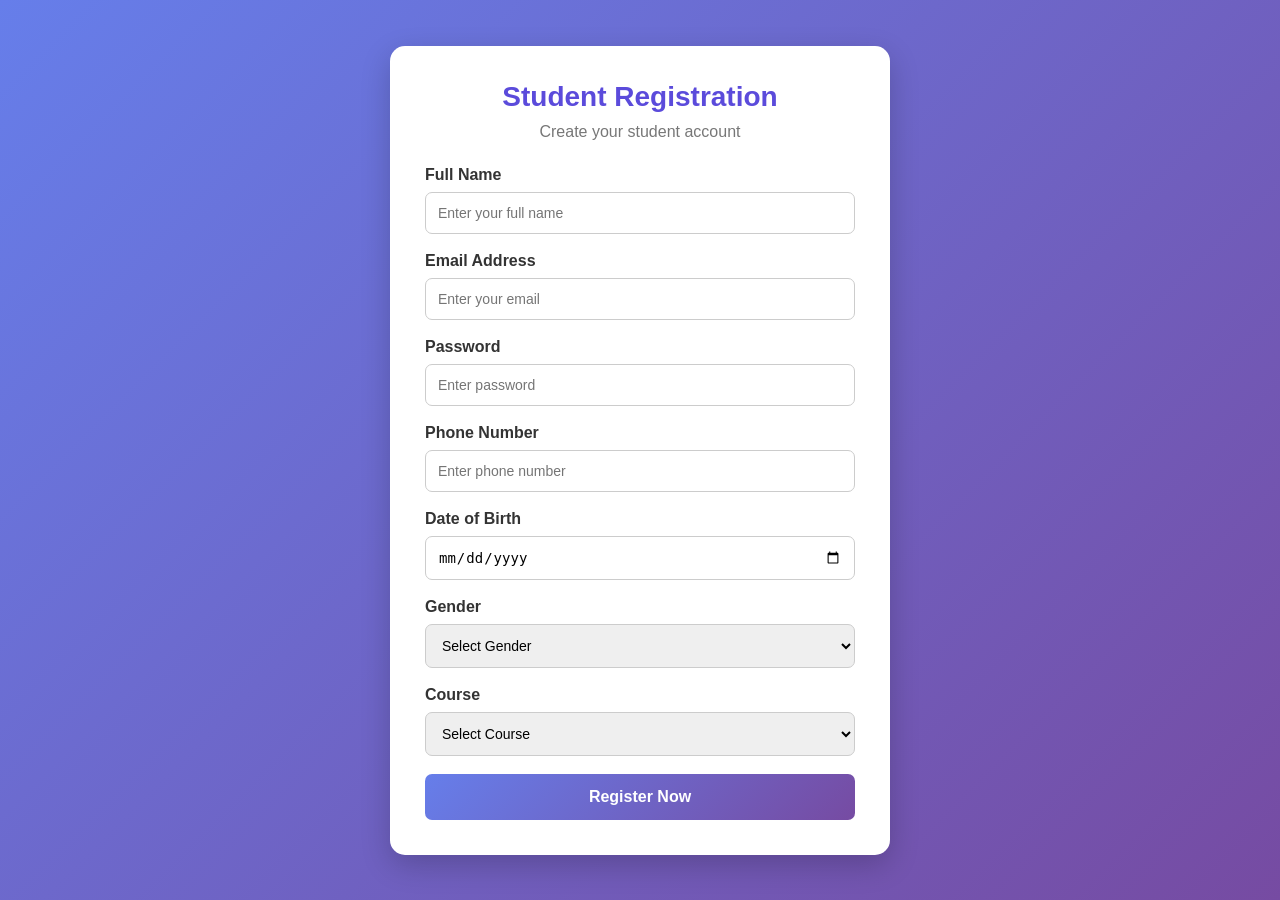
<file: Day 1/index.html>
<!DOCTYPE html>
<html lang="en">
<head>
    <meta charset="UTF-8">
    <meta name="viewport" content="width=device-width, initial-scale=1.0">
    <title>Student Registration Form</title>
    <link rel="stylesheet" href="style.css">
</head>
<body>

    <div class="container">
        <div class="form-card">

            <h1>Student Registration</h1>
            <p class="subtitle">Create your student account</p>

            <form>

                <label>Full Name</label>
                <input type="text" placeholder="Enter your full name" required>

                <label>Email Address</label>
                <input type="email" placeholder="Enter your email" required>

                <label>Password</label>
                <input type="password" placeholder="Enter password" required>

                <label>Phone Number</label>
                <input type="tel" placeholder="Enter phone number" required>

                <label>Date of Birth</label>
                <input type="date" required>

                <label>Gender</label>
                <select required>
                    <option value="">Select Gender</option>
                    <option>Male</option>
                    <option>Female</option>
                    <option>Other</option>
                </select>

                <label>Course</label>
                <select required>
                    <option value="">Select Course</option>
                    <option>BCA</option>
                    <option>BBA</option>
                    <option>B.Com</option>
                    <option>MCA</option>
                </select>

                <button type="submit">Register Now</button>

            </form>
        </div>
    </div>

</body>
</html>
</file>
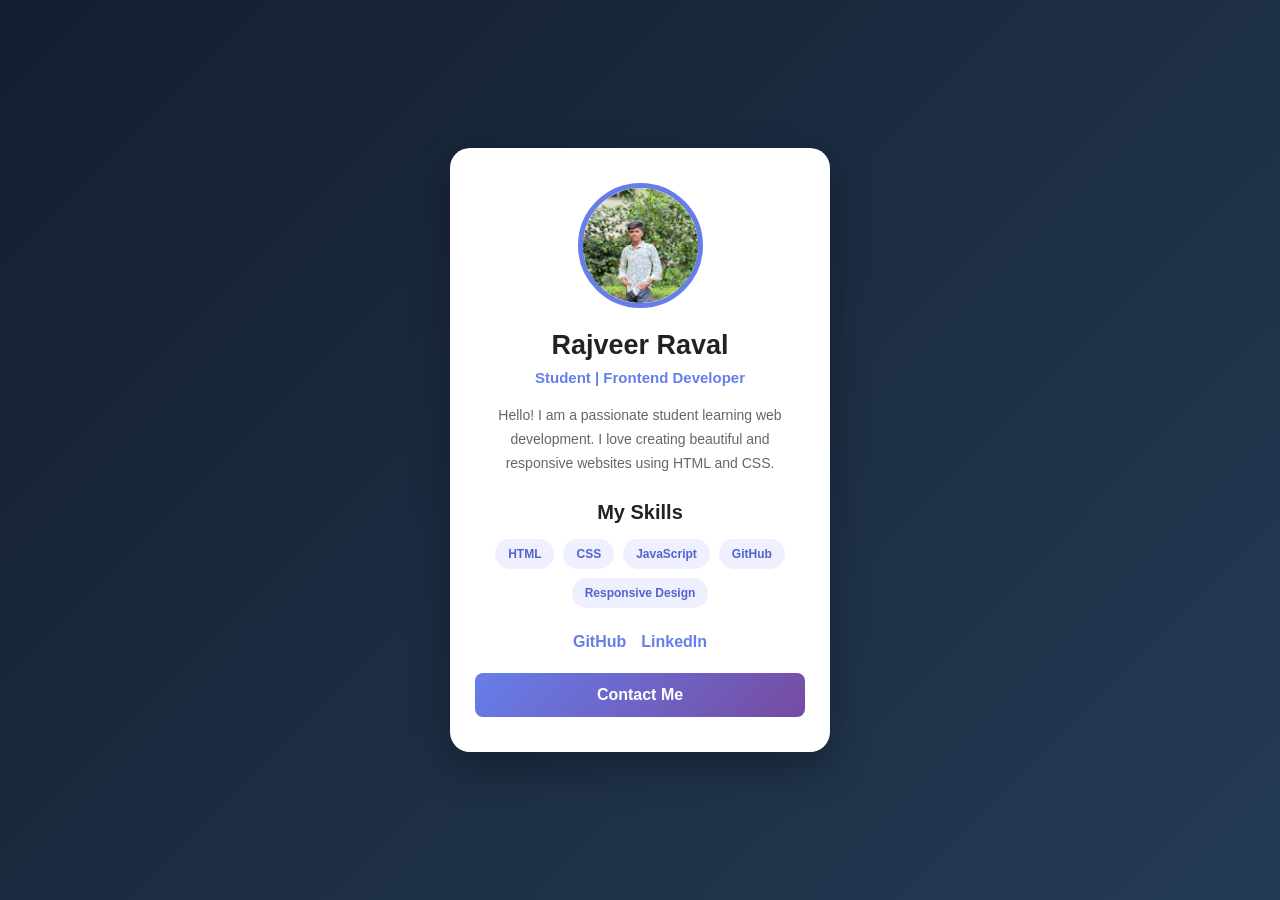
<file: Day 2/index.html>
<!DOCTYPE html>
<html lang="en">
<head>
    <meta charset="UTF-8">
    <meta name="viewport" content="width=device-width, initial-scale=1.0">
    <title>My Personal Profile Card</title>
    <link rel="stylesheet" href="style.css">
</head>
<body>

    <div class="profile-card">

        <div class="profile-image">
            <img src="raj.png.jpeg" alt="My Profile Photo">
        </div>

        <h1>Rajveer Raval</h1>

        <h3>Student | Frontend Developer</h3>

        <p class="bio">
            Hello! I am a passionate student learning
            web development. I love creating beautiful
            and responsive websites using HTML and CSS.
        </p>

        <div class="skills">
            <h2>My Skills</h2>

            <div class="skill-list">
                <span>HTML</span>
                <span>CSS</span>
                <span>JavaScript</span>
                <span>GitHub</span>
                <span>Responsive Design</span>
            </div>
        </div>

        <div class="social-links">
            <a href="https://github.com/rajveerraval5-ai"
               target="_blank">GitHub</a>

            <a href="https://www.linkedin.com/"
               target="_blank">LinkedIn</a>
        </div>

        <a href="mailto:your-email@example.com"
           class="contact-btn">Contact Me</a>

    </div>

</body>
</html>
</file>
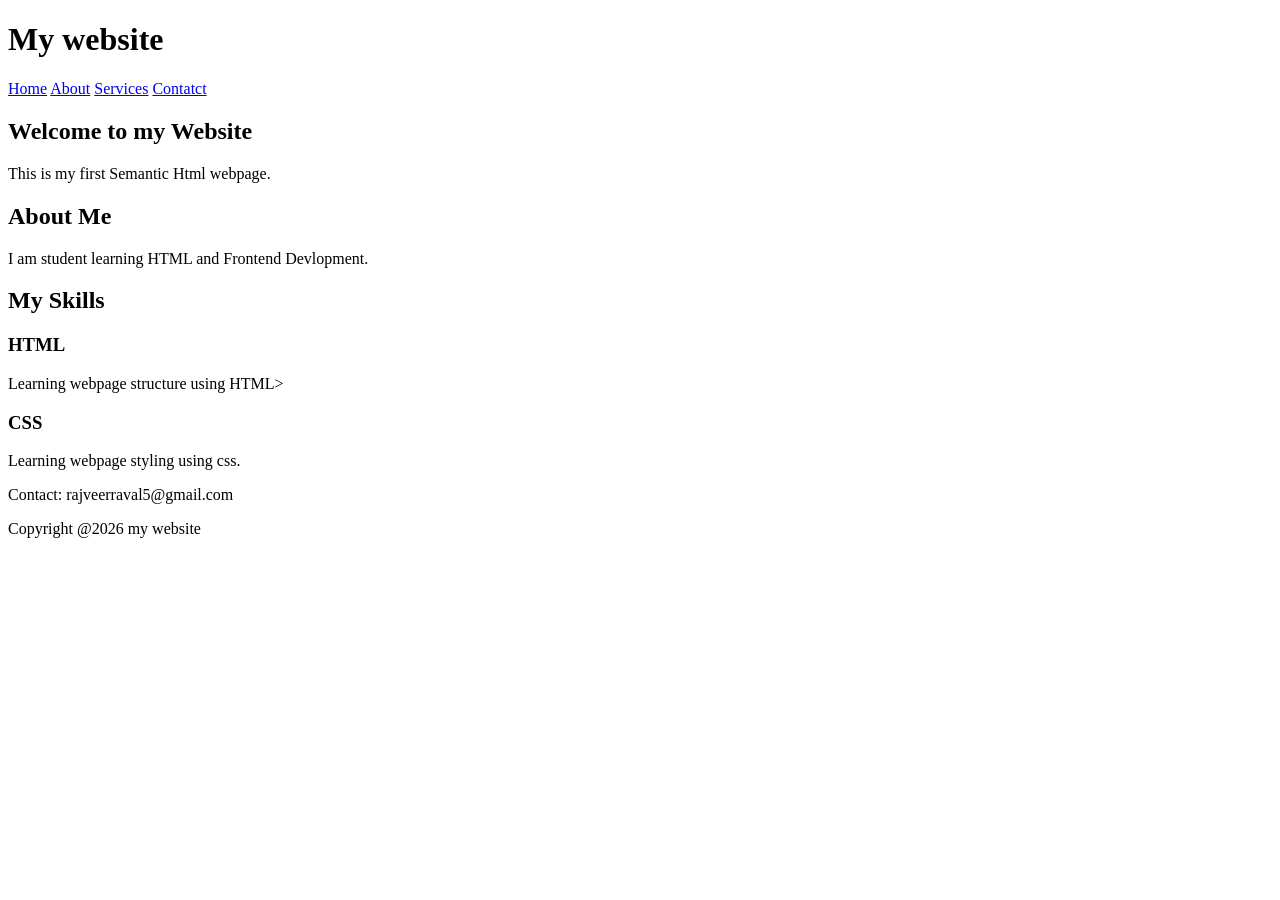
<file: Day 3/index.html>
<!DOCTYPE html>
<html>
    <head>
        <title>
            Day 3 - Semantic HTML 
        </title>
    </head>
    <body>
        <header>
            <h1>My website</h1>
            <nav>
                <a href="#Home">Home</a>
                <a href="#about">About</a>
                <a href="#services">Services</a>
                <a href="#contact">Contatct</a>
            </nav>
        </header>
        <main>
            <section id="home">
                <h2>Welcome to my Website</h2>
                <p>This is my first Semantic Html webpage.</p>
            </section>
            <section id ="about">
                <h2>About Me</h2>
                <p>I am student learning HTML and Frontend Devlopment.</p>
            </section>
            <section id="#services">
                <h2>My Skills</h2>

                <article>
                    <h3>HTML</h3>
                    <p>Learning webpage structure using HTML></p>
                </article>
                <article>
                    <h3>CSS</h3>
                    <p>Learning webpage styling using css.</p>
                </article>
            </section>
        </main>
        <footer id="contact"> 
            <p>Contact: rajveerraval5@gmail.com</p>
            <p>Copyright @2026 my website </p>
        </footer>
    </body>
</html>
</file>
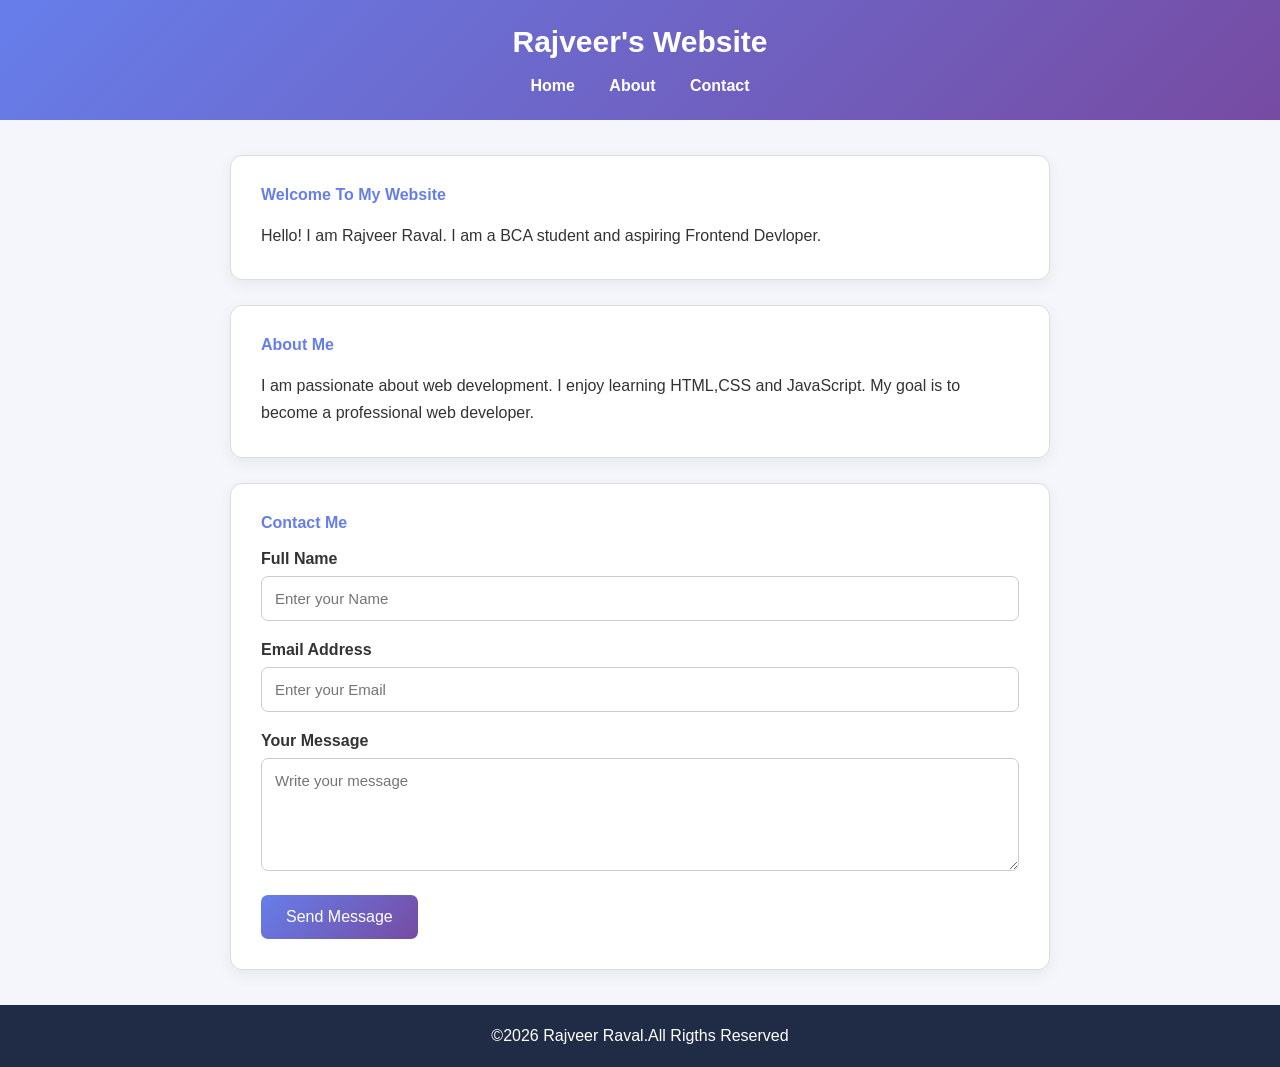
<file: Day 4/index.html>
<!DOCTYPE html>
<html>
    <head>
        <title> MY Website -Day 4</title>
        <link rel ="stylesheet" href="style.css">
    </head>
    <body>
        <header>
            <h1>Rajveer's Website</h1>

            <nav>
                <a href="#home">Home</a>
                <a href="#about">About</a>
                <a href="#contact">Contact</a>
            </nav>
        </header>
        <main>
            <section id="home">
                <h2>Welcome To My Website</h2>
                <p>
                    Hello! I am Rajveer Raval.
                    I am a BCA student and aspiring
                    Frontend Devloper.
                </p>
            </section>
            <section id="about">
                <h2>About Me</h2>
                <p>
                    I am passionate about web development.
                    I enjoy learning HTML,CSS and JavaScript.
                    My goal is to become a professional web developer.
                </p>
            </section>
            <section id="contact">
                <h2>Contact Me</h2>
                <form>
                    <label for="name">Full Name</label>
                    <input type="text" id="name" placeholder="Enter your Name" required>

                    <label for="Email">Email Address </label>
                    <input type="email" id="email" placeholder="Enter your Email" required>
                   
                    <label for="message">Your Message</label>
                    <textarea id="message" placeholder="Write your message" rows="5" required></textarea>
                    <button type="submit">Send Message</button>
                </form>
            </section>
        </main>
        <footer>
            <P>&copy;2026 Rajveer Raval.All Rigths Reserved</P>
        </footer>
    </body>
</html>
</file>
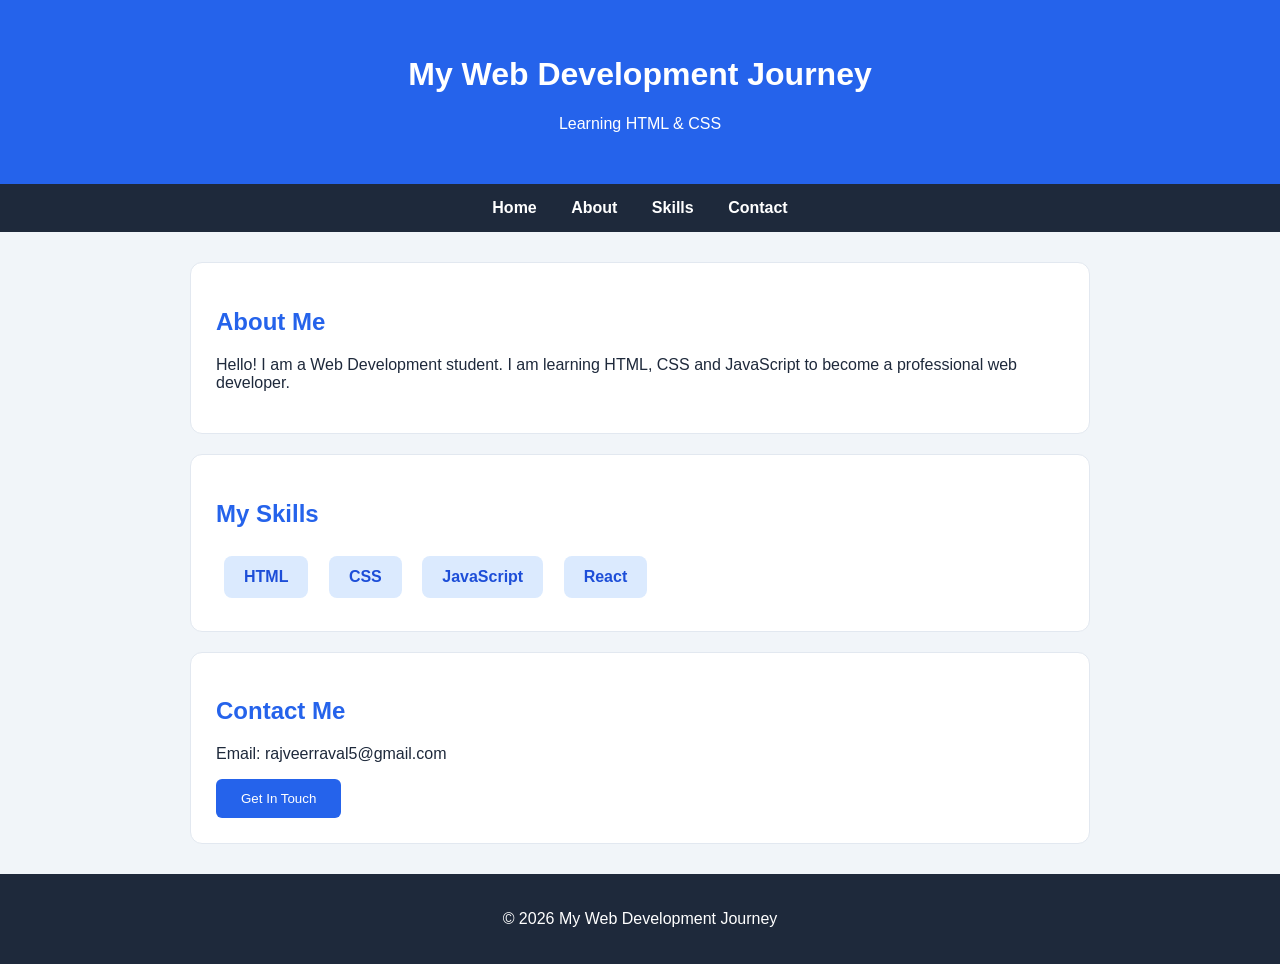
<file: Day 5/index.html>
<!DOCTYPE html>
<html lang="en">
<head>
    <title>Day 5 - CSS Fundamentals</title>
    <link rel="stylesheet" href="style.css">
</head> 
<body>

    <header>
        <h1>My Web Development Journey</h1>
        <p>Learning HTML & CSS</p>
    </header>

    <nav>
        <a href="#home">Home</a>
        <a href="#about">About</a>
        <a href="#skills">Skills</a>
        <a href="#contact">Contact</a>
    </nav>

    <main>
        <section class="about">
            <h2>About Me</h2>
            <p>
                Hello! I am a Web Development student.
                I am learning HTML, CSS and JavaScript
                to become a professional web developer.
            </p>
        </section>

        <section class="skills">
            <h2>My Skills</h2>

            <div class="skill-box">HTML</div>
            <div class="skill-box">CSS</div>
            <div class="skill-box">JavaScript</div>
            <div class="skill-box">React</div>
        </section>

        <section class="contact">
            <h2>Contact Me</h2>
            <p>Email: rajveerraval5@gmail.com</p>
            <button>Get In Touch</button>
        </section>
    </main>

    <footer>
        <p>© 2026 My Web Development Journey</p>
    </footer>

</body>
</html>
</file>
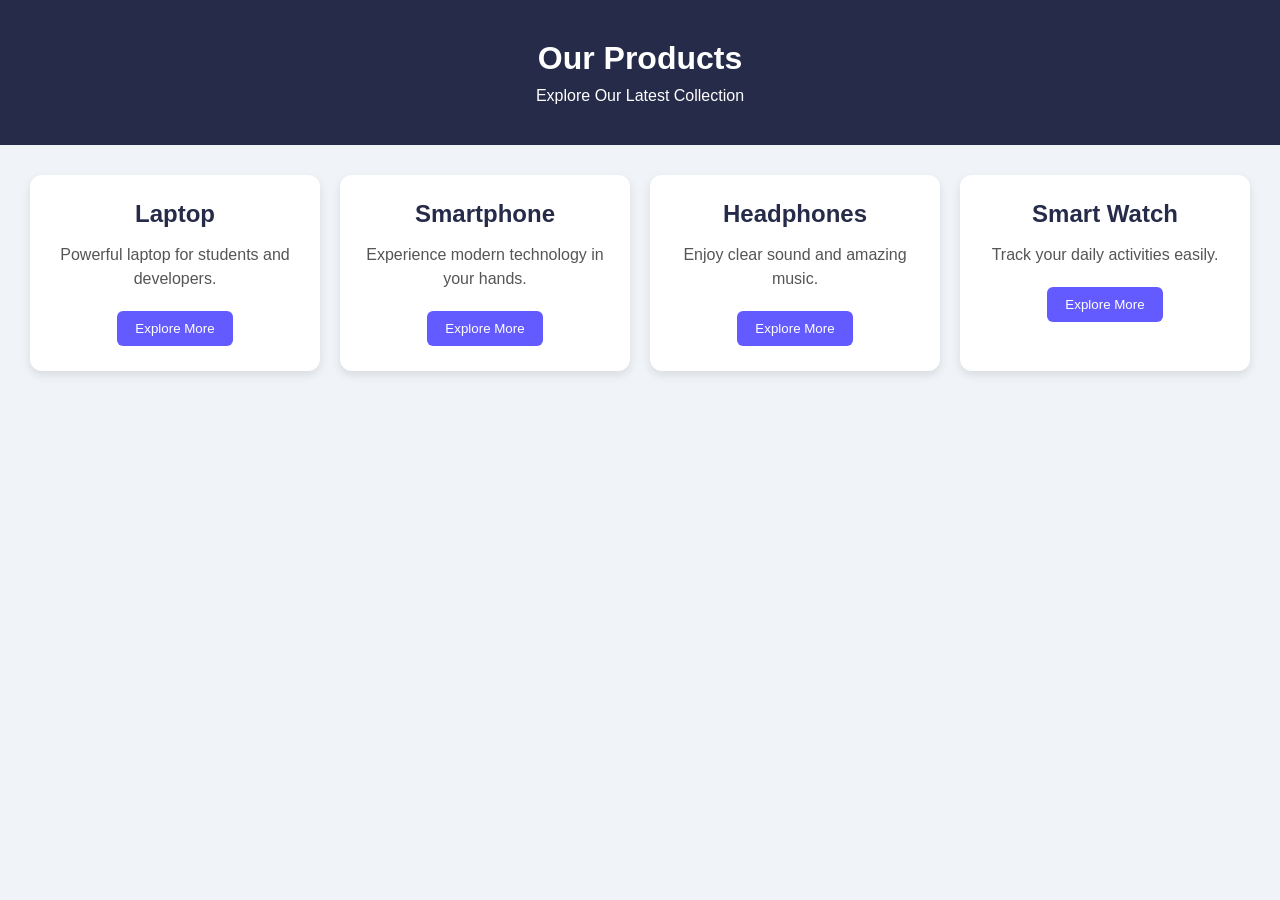
<file: Day 6/index.html>
<!DOCTYPE html>
<html lang="en">
<head>
    <meta charset="UTF-8">
    <meta name="viewport" content="width=device-width, initial-scale=1.0">
    <title>Day 6 - CSS Layouts</title>
    <link rel="stylesheet" href="style.css">
</head>
<body>

    <header>
        <h1>Our Products</h1>
        <p>Explore Our Latest Collection</p>
    </header>

    <section class="container">

        <div class="card">
            <h2>Laptop</h2>
            <p>Powerful laptop for students and developers.</p>
            <button>Explore More</button>
        </div>

        <div class="card">
            <h2>Smartphone</h2>
            <p>Experience modern technology in your hands.</p>
            <button>Explore More</button>
        </div>

        <div class="card">
            <h2>Headphones</h2>
            <p>Enjoy clear sound and amazing music.</p>
            <button>Explore More</button>
        </div>

        <div class="card">
            <h2>Smart Watch</h2>
            <p>Track your daily activities easily.</p>
            <button>Explore More</button>
        </div>

    </section>

</body>
</html>
</file>
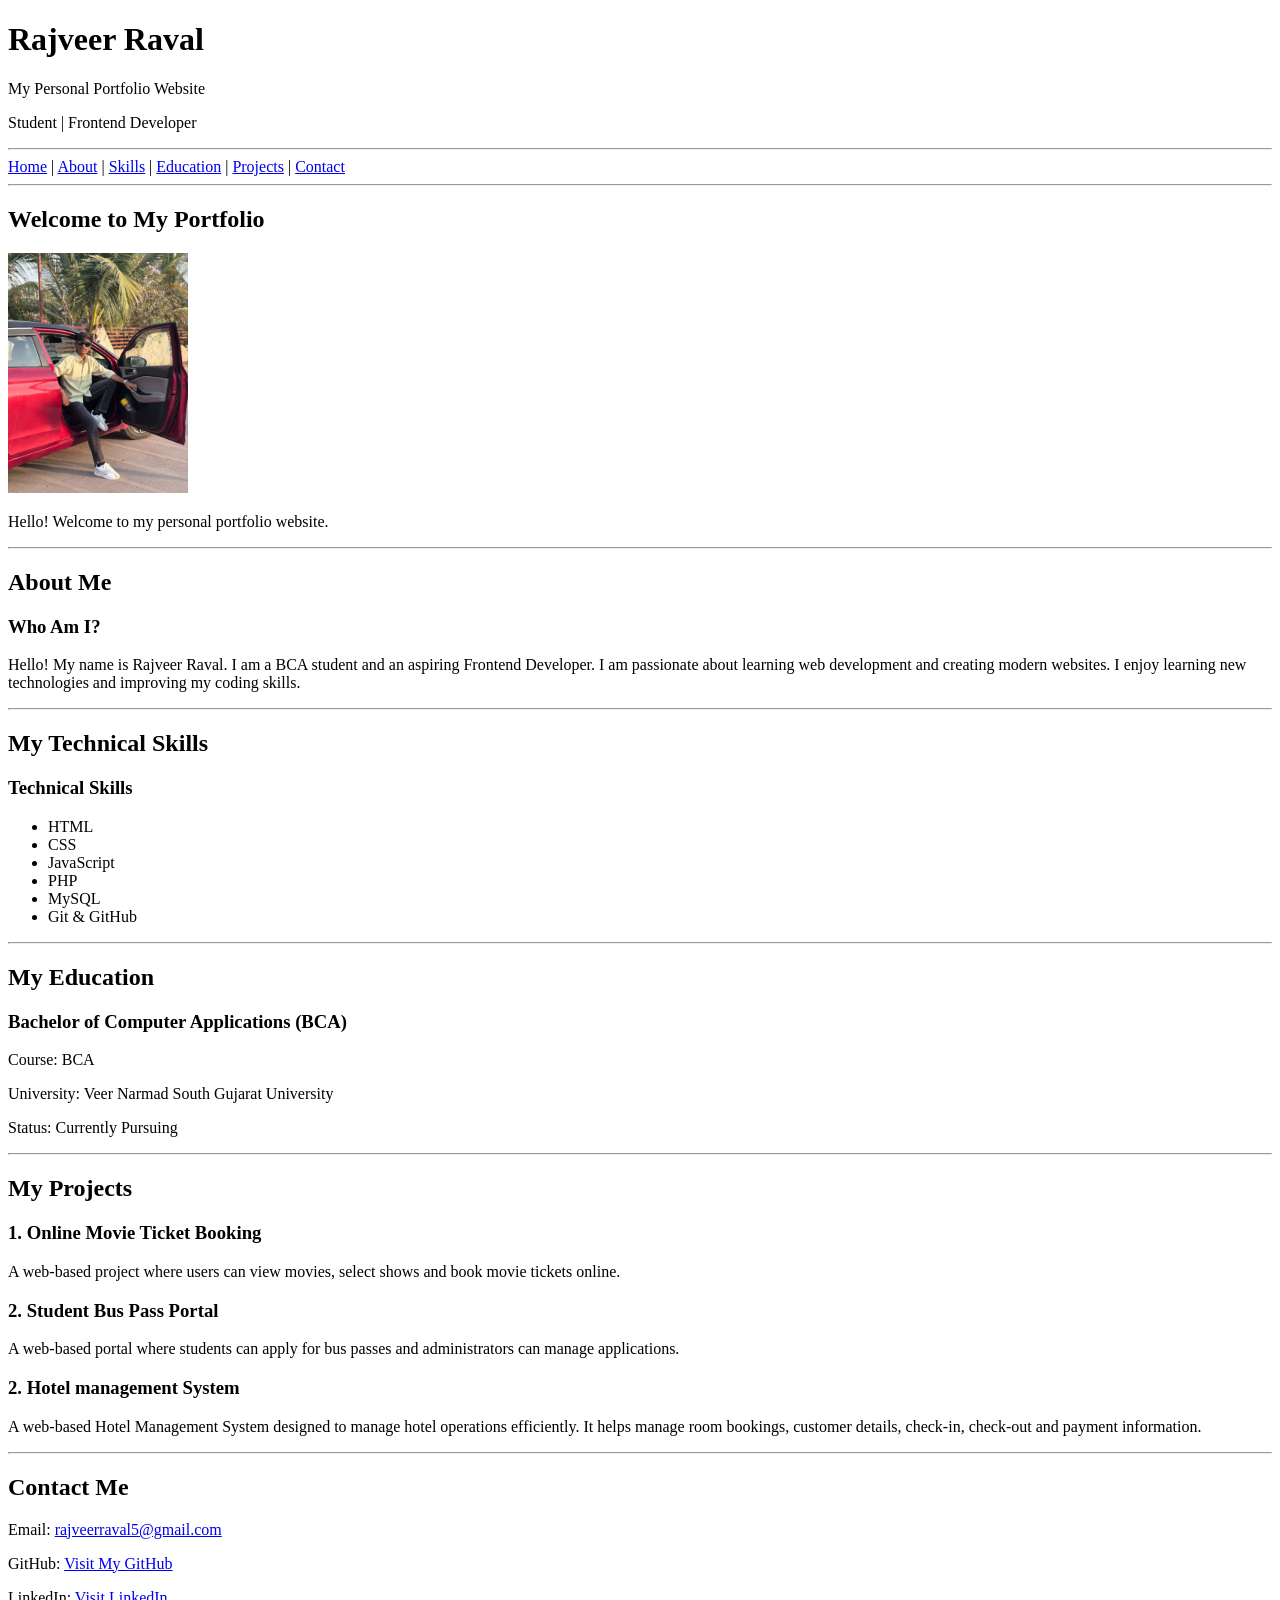
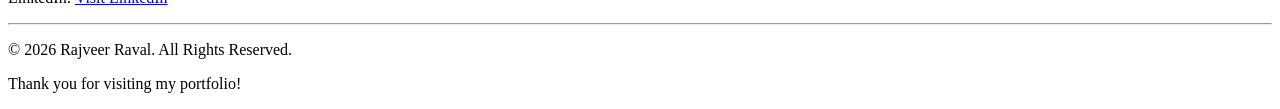
<file: Day 3/home task/index.html>
<!DOCTYPE html>
<html lang="en">

<head>
    <meta charset="UTF-8">
    <meta name="viewport" content="width=device-width, initial-scale=1.0">
    <title>Rajveer Raval | Personal Portfolio</title>
</head>

<body>

    <!-- Header Section -->
    <header>
        <h1>Rajveer Raval</h1>
        <p>My Personal Portfolio Website</p>
        <p>Student | Frontend Developer</p>
    </header>

    <hr>

    <!-- Navigation Section -->
    <nav>
        <a href="#home">Home</a> |
        <a href="#about">About</a> |
        <a href="#skills">Skills</a> |
        <a href="#education">Education</a> |
        <a href="#projects">Projects</a> |
        <a href="#contact">Contact</a>
    </nav>

    <hr>

    <main>

        <!-- Home Section -->
        <section id="home">
            <h2>Welcome to My Portfolio</h2>

            <img src="raj.jpeg"
                 alt="Rajveer Profile Photo"
                 width="180">

            <p>Hello! Welcome to my personal portfolio website.</p>
        </section>

        <hr>

        <!-- About Section -->
        <section id="about">
            <h2>About Me</h2>

            <article>
                <h3>Who Am I?</h3>

                <p>
                    Hello! My name is Rajveer Raval.
                    I am a BCA student and an aspiring
                    Frontend Developer.

                    I am passionate about learning web
                    development and creating modern websites.
                    I enjoy learning new technologies
                    and improving my coding skills.
                </p>
            </article>
        </section>

        <hr>

        <!-- Skills Section -->
        <section id="skills">
            <h2>My Technical Skills</h2>

            <h3>Technical Skills</h3>

            <ul>
                <li>HTML</li>
                <li>CSS</li>
                <li>JavaScript</li>
                <li>PHP</li>
                <li>MySQL</li>
                <li>Git & GitHub</li>
            </ul>
        </section>

        <hr>

        <!-- Education Section -->
        <section id="education">
            <h2>My Education</h2>

            <article>
                <h3>Bachelor of Computer Applications (BCA)</h3>

                <p>Course: BCA</p>
                <p>University: Veer Narmad South Gujarat University</p>
                <p>Status: Currently Pursuing</p>
            </article>
        </section>

        <hr>

        <!-- Projects Section -->
        <section id="projects">
            <h2>My Projects</h2>

            <article>
                <h3>1. Online Movie Ticket Booking</h3>

                <p>
                    A web-based project where users can
                    view movies, select shows and book
                    movie tickets online.
                </p>
            </article>

            <article>
                <h3>2. Student Bus Pass Portal</h3>

                <p>
                    A web-based portal where students
                    can apply for bus passes and
                    administrators can manage applications.
                </p>
            </article>
            <article>
                <h3>2. Hotel management System</h3>

                <p>
                    A web-based Hotel Management System designed
                    to manage hotel operations efficiently.
                    It helps manage room bookings, customer details,
                    check-in, check-out and payment information.
                </p>
            </article>

        </section>

        <hr>

        <!-- Contact Section -->
        <section id="contact">
            <h2>Contact Me</h2>

            <p>Email:
                <a href="rajveerraval5@gmail.com">
                    rajveerraval5@gmail.com
                </a>
            </p>

            <p>GitHub:
                <a href="https://github.com/rajveerraval5-ai"
                   target="_blank">
                    Visit My GitHub
                </a>
            </p>

            <p>LinkedIn:
                <a href="https://www.linkedin.com/"
                   target="_blank">
                    Visit LinkedIn
                </a>
            </p>
        </section>

    </main>

    <hr>

    <!-- Footer Section -->
    <footer>
        <p>
            &copy; 2026 Rajveer Raval.
            All Rights Reserved.
        </p>

        <p>Thank you for visiting my portfolio!</p>
    </footer>

</body>
</html>
</file>
<file: Day 1/style.css>
* {
    margin: 0;
    padding: 0;
    box-sizing: border-box;
}

body {
    font-family: Arial, sans-serif;
    background: linear-gradient(135deg, #667eea, #764ba2);
    min-height: 100vh;
    display: flex;
    justify-content: center;
    align-items: center;
    padding: 30px 15px;
}

.container {
    width: 100%;
    max-width: 500px;
}

.form-card {
    background: white;
    padding: 35px;
    border-radius: 15px;
    box-shadow: 0 10px 30px rgba(0,0,0,0.2);
}

h1 {
    text-align: center;
    color: #5b4bdb;
    margin-bottom: 10px;
    font-size: 28px;
}

.subtitle {
    text-align: center;
    color: #777;
    margin-bottom: 25px;
}

label {
    display: block;
    margin-bottom: 8px;
    color: #333;
    font-weight: bold;
}

input, select {
    width: 100%;
    padding: 12px;
    margin-bottom: 18px;
    border: 1px solid #ccc;
    border-radius: 7px;
    font-size: 14px;
    transition: 0.3s;
}

input:focus, select:focus {
    outline: none;
    border-color: #667eea;
    box-shadow: 0 0 6px rgba(102,126,234,0.4);
}

input:hover, select:hover {
    border-color: #667eea;
}

button {
    width: 100%;
    padding: 14px;
    background: linear-gradient(135deg, #667eea, #764ba2);
    color: white;
    border: none;
    border-radius: 7px;
    font-size: 16px;
    font-weight: bold;
    cursor: pointer;
    transition: 0.3s;
}

button:hover {
    transform: translateY(-3px);
    box-shadow: 0 6px 15px rgba(102,126,234,0.4);
}

button:active {
    transform: scale(0.98);
}
</file>
<file: Day 2/style.css>
* {
    margin: 0;
    padding: 0;
    box-sizing: border-box;
}

body {
    font-family: Arial, sans-serif;
    background: linear-gradient(135deg, #141e30, #243b55);
    min-height: 100vh;
    display: flex;
    justify-content: center;
    align-items: center;
    padding: 25px 15px;
}

.profile-card {
    background: #ffffff;
    width: 100%;
    max-width: 380px;
    padding: 35px 25px;
    text-align: center;
    border-radius: 20px;
    box-shadow: 0 15px 40px rgba(0,0,0,0.3);
    transition: 0.3s;
}

.profile-card:hover {
    transform: translateY(-8px);
}

.profile-image img {
    width: 125px;
    height: 125px;
    border-radius: 50%;
    object-fit: cover;
    border: 5px solid #667eea;
    margin-bottom: 18px;
}

h1 {
    color: #222;
    font-size: 27px;
    margin-bottom: 8px;
}

h3 {
    color: #667eea;
    font-size: 15px;
    margin-bottom: 18px;
}

.bio {
    color: #666;
    font-size: 14px;
    line-height: 1.7;
    margin-bottom: 25px;
}

.skills h2 {
    font-size: 20px;
    color: #222;
    margin-bottom: 15px;
}

.skill-list {
    display: flex;
    flex-wrap: wrap;
    justify-content: center;
    gap: 9px;
    margin-bottom: 25px;
}

.skill-list span {
    background: #eef0ff;
    color: #5264cc;
    padding: 8px 13px;
    border-radius: 20px;
    font-size: 12px;
    font-weight: bold;
    transition: 0.3s;
}

.skill-list span:hover {
    background: #667eea;
    color: white;
}

.social-links {
    display: flex;
    justify-content: center;
    gap: 15px;
    margin-bottom: 22px;
}

.social-links a {
    text-decoration: none;
    color: #667eea;
    font-weight: bold;
    transition: 0.3s;
}

.social-links a:hover {
    color: #243b55;
    transform: scale(1.1);
}

.contact-btn {
    display: inline-block;
    width: 100%;
    padding: 13px;
    background: linear-gradient(135deg, #667eea, #764ba2);
    color: white;
    text-decoration: none;
    border-radius: 8px;
    font-weight: bold;
    transition: 0.3s;
}

.contact-btn:hover {
    transform: translateY(-3px);
    box-shadow: 0 7px 15px rgba(102,126,234,0.4);
}

/* Mobile Responsive */

@media (max-width: 480px) {
    .profile-card {
        padding: 28px 18px;
    }

    h1 {
        font-size: 23px;
    }
}
</file>
<file: Day 4/style.css>
*{
    margin:0;
    padding:0;
    box-sizing: border-box;
}
body{
    font-family: arial,sans-serif;
    background-color: #f4f6fb;
    color: #333;
}
header{
    background:linear-gradient(135deg,#667eea,#764ba2);
    color:white;
    padding: 25px;
    text-align: center;
}
header h1{
    margin-bottom: 18px;
    font-size: 30px;
}
nav a{
    color: white;
    text-decoration: none;
    margin: 0 15px;
    font-weight: bold;
    transition: 0.3s;
}
nav a:hover {
    color:#ffdd57;
}
main{
    max-width: 850px;
    margin: 35px auto;
    padding: 0 15px;
}

section{
    background-color: white;
    padding: 30px;
    margin-bottom: 25px;
    border: 1px solid #ddd;
    border-radius: 12px;
    box-shadow: 0 5px 15px rgba(0,0,0,0.06);
}
section h2{
    color: #667eea;
    margin-bottom: 18px;
    font-size: 16px;
}
section p{
    line-height: 1.7;
    font-size: 16px;
}
form label{
    display: block;
    margin-bottom: 8px;
    font-weight: bold;
}
form input,
form textarea{
    width: 100%;
    padding: 13px;
    margin-bottom: 20px;
    border: 1px solid #ccc;
    border-radius: 7px;
    font-size: 15px;
    font-family: Arial, sans-serif;
}
form input:focus,
form textarea:focus {
    outline: none;
    border-color: #667eea;
    box-shadow: 0 0 5px rgba(102,126,234,0.3);
}
button {
    background: linear-gradient(135deg, #667eea, #764ba2);
    color: white;
    border: none;
    padding: 13px 25px;
    border-radius: 7px;
    font-size: 16px;
    cursor: pointer;
    transition: 0.3s;
}
button:hover {
    transform: translateY(-3px);
    box-shadow: 0 5px 12px rgba(0,0,0,0.2);
}
footer{
    background-color: #202b45;
    color: white;
    text-align: center;
    padding: 22px;
}
@media(max-width:600px)
{
    header h1{
        font-size: 24px;
    }
    nav a{
        display: inline-block;
        margin: 8px;
    }
    section{
        padding: 20px;
    }
}
</file>
<file: Day 5/style.css>
/* General Styling */
* {
    box-sizing: border-box;
}

body {
    margin: 0;
    padding: 0;
    font-family: Arial, sans-serif;
    background-color: #f1f5f9;
    color: #1e293b;
}

/* Header */
header {
    background-color: #2563eb;
    color: white;
    text-align: center;
    padding: 35px 15px;
}

/* Navigation */
nav {
    background-color: #1e293b;
    padding: 15px;
    text-align: center;
}

nav a {
    color: white;
    text-decoration: none;
    margin: 0 15px;
    font-weight: bold;
}

nav a:hover {
    color: #38bdf8;
}

/* Main Layout */
main {
    max-width: 900px;
    width: 90%;
    margin: 30px auto;
}

/* Sections */
section {
    background-color: white;
    padding: 25px;
    margin-bottom: 20px;
    border: 1px solid #e2e8f0;
    border-radius: 12px;
}

/* Headings */
h2 {
    color: #2563eb;
    font-size: 24px;
}

/* Skills */
.skill-box {
    display: inline-block;
    background-color: #dbeafe;
    color: #1d4ed8;
    padding: 12px 20px;
    margin: 8px;
    border-radius: 8px;
    font-weight: bold;
}

/* Button */
button {
    background-color: #2563eb;
    color: white;
    border: none;
    padding: 12px 25px;
    border-radius: 6px;
    cursor: pointer;
}

button:hover {
    background-color: #1d4ed8;
}

/* Footer */
footer {
    background-color: #1e293b;
    color: white;
    text-align: center;
    padding: 20px;
}

/* Responsive Design */
@media (max-width: 600px) {
    nav a {
        display: inline-block;
        margin: 8px;
    }

    main {
        width: 95%;
    }

    section {
        padding: 18px;
    }

    h2 {
        font-size: 20px;
    }
}
</file>
<file: Day 6/style.css>
* {
    margin: 0;
    padding: 0;
    box-sizing: border-box;
}

body {
    font-family: Arial, sans-serif;
    background-color: #f0f4f8;
}

header {
    text-align: center;
    padding: 40px;
    background-color: #252b48;
    color: white;
}

header h1 {
    margin-bottom: 10px;
}

.container {
    display: grid;
    grid-template-columns: repeat(4, 1fr);
    gap: 20px;
    padding: 30px;
}

.card {
    background-color: white;
    padding: 25px;
    border-radius: 12px;
    text-align: center;
    box-shadow: 0 4px 10px rgba(0,0,0,0.1);
}

.card h2 {
    margin-bottom: 15px;
    color: #252b48;
}

.card p {
    margin-bottom: 20px;
    color: #555;
    line-height: 1.5;
}

button {
    background-color: #635bff;
    color: white;
    border: none;
    padding: 10px 18px;
    border-radius: 6px;
    cursor: pointer;
}

/* Tablet */
@media (max-width: 900px) {
    .container {
        grid-template-columns: repeat(2, 1fr);
    }
}

/* Mobile */
@media (max-width: 600px) {
    .container {
        grid-template-columns: 1fr;
    }
}
</file>
